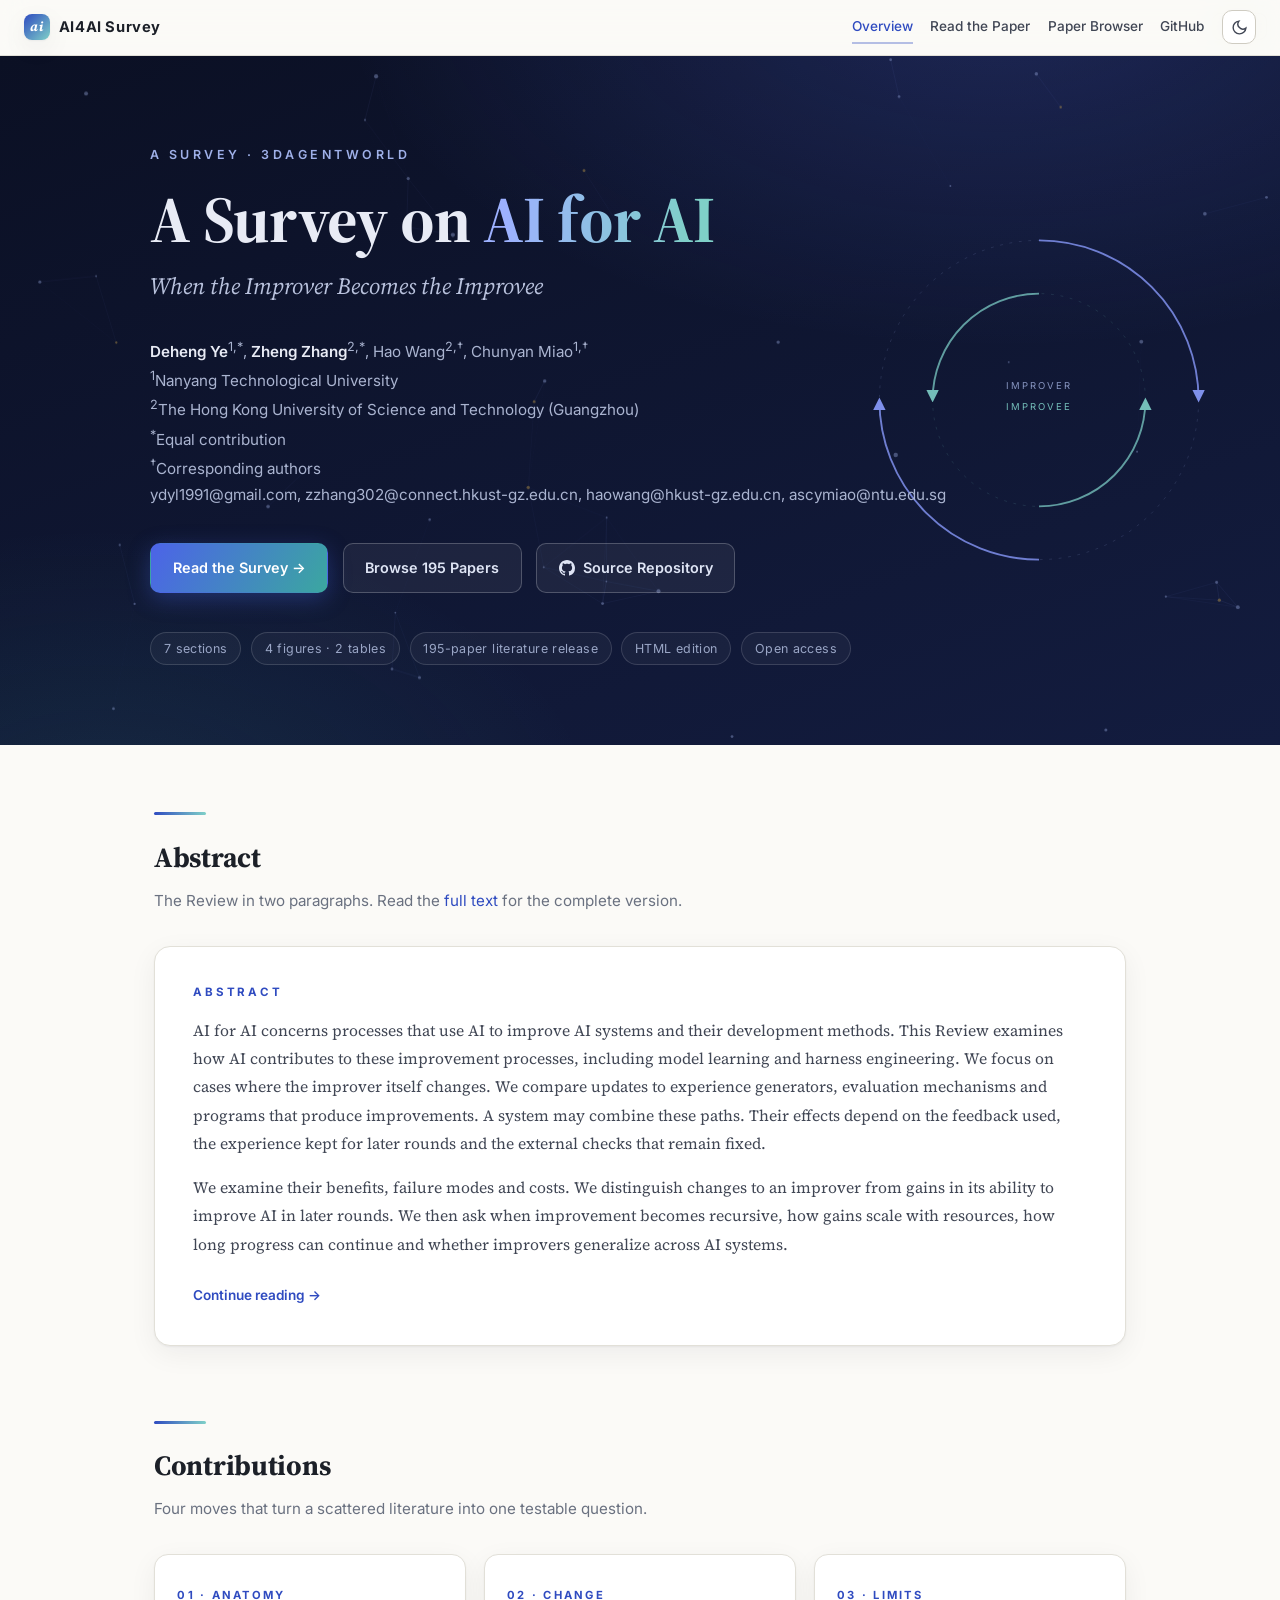
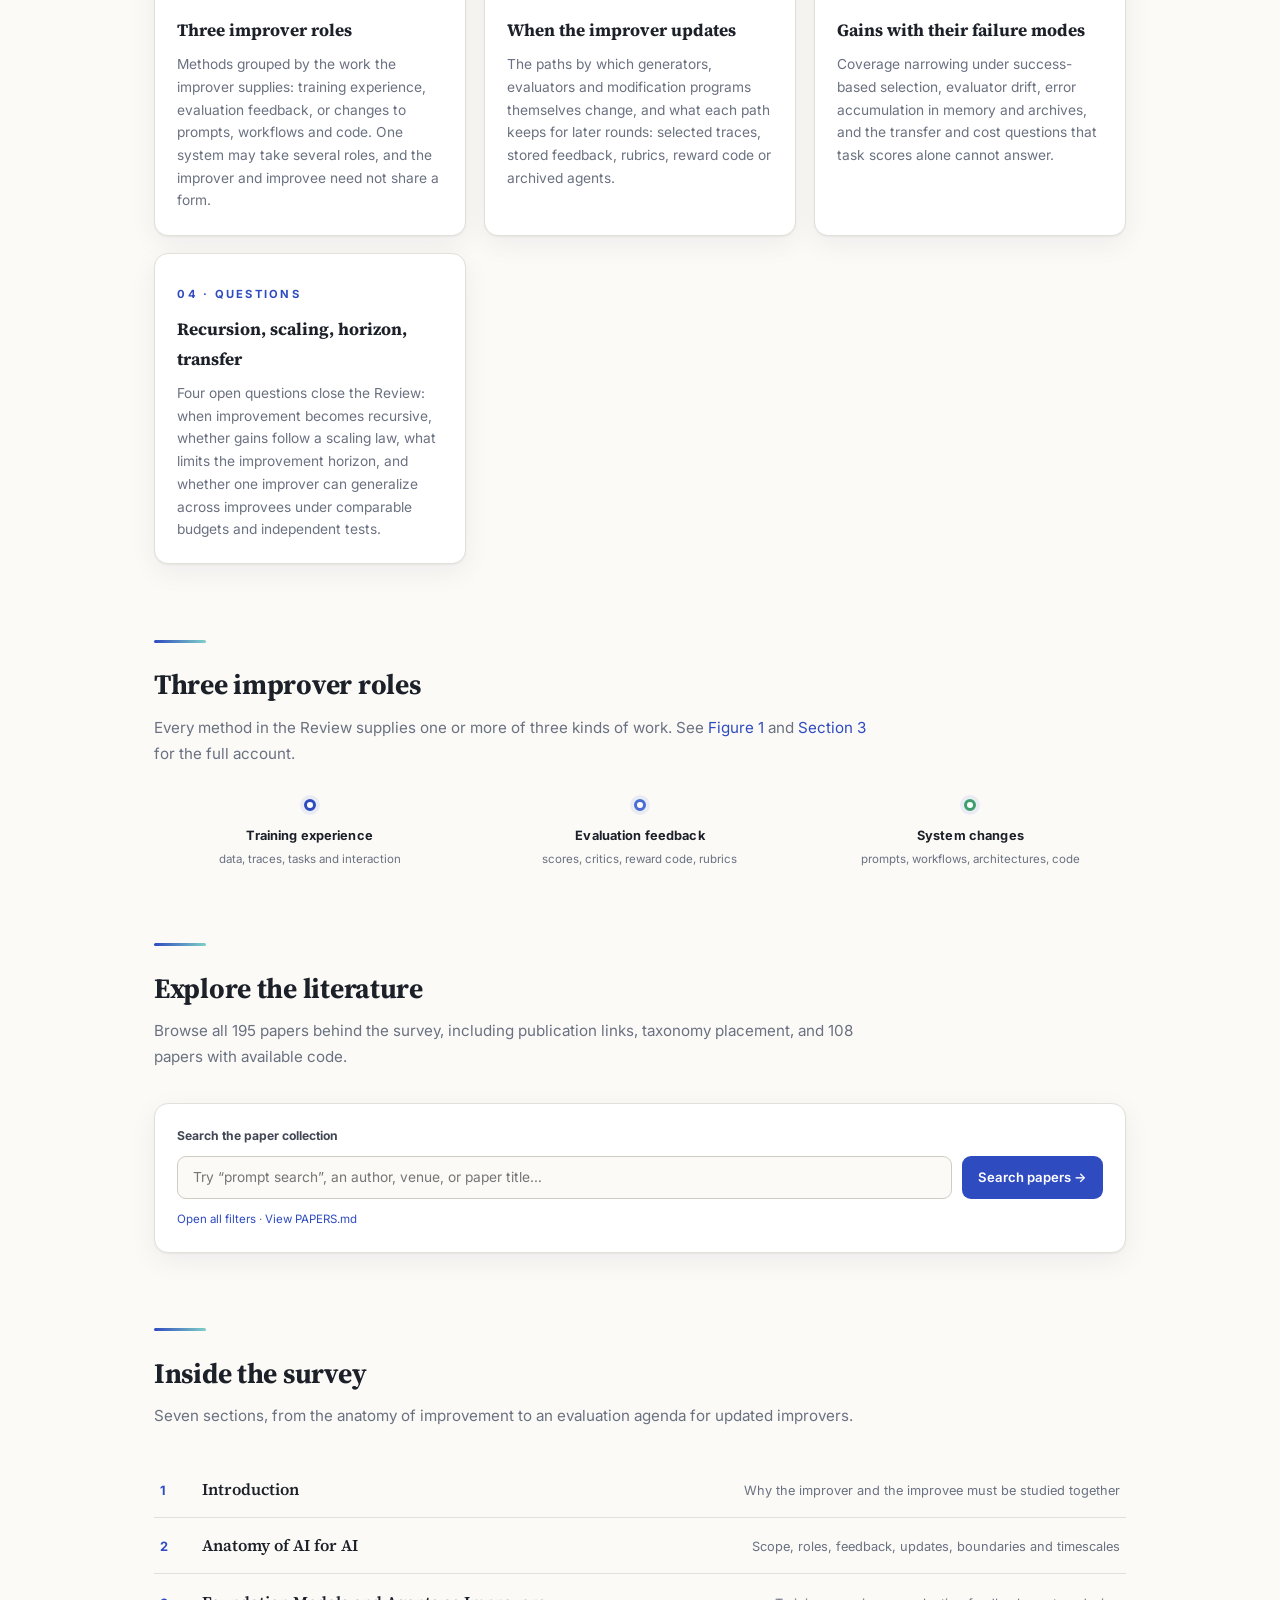
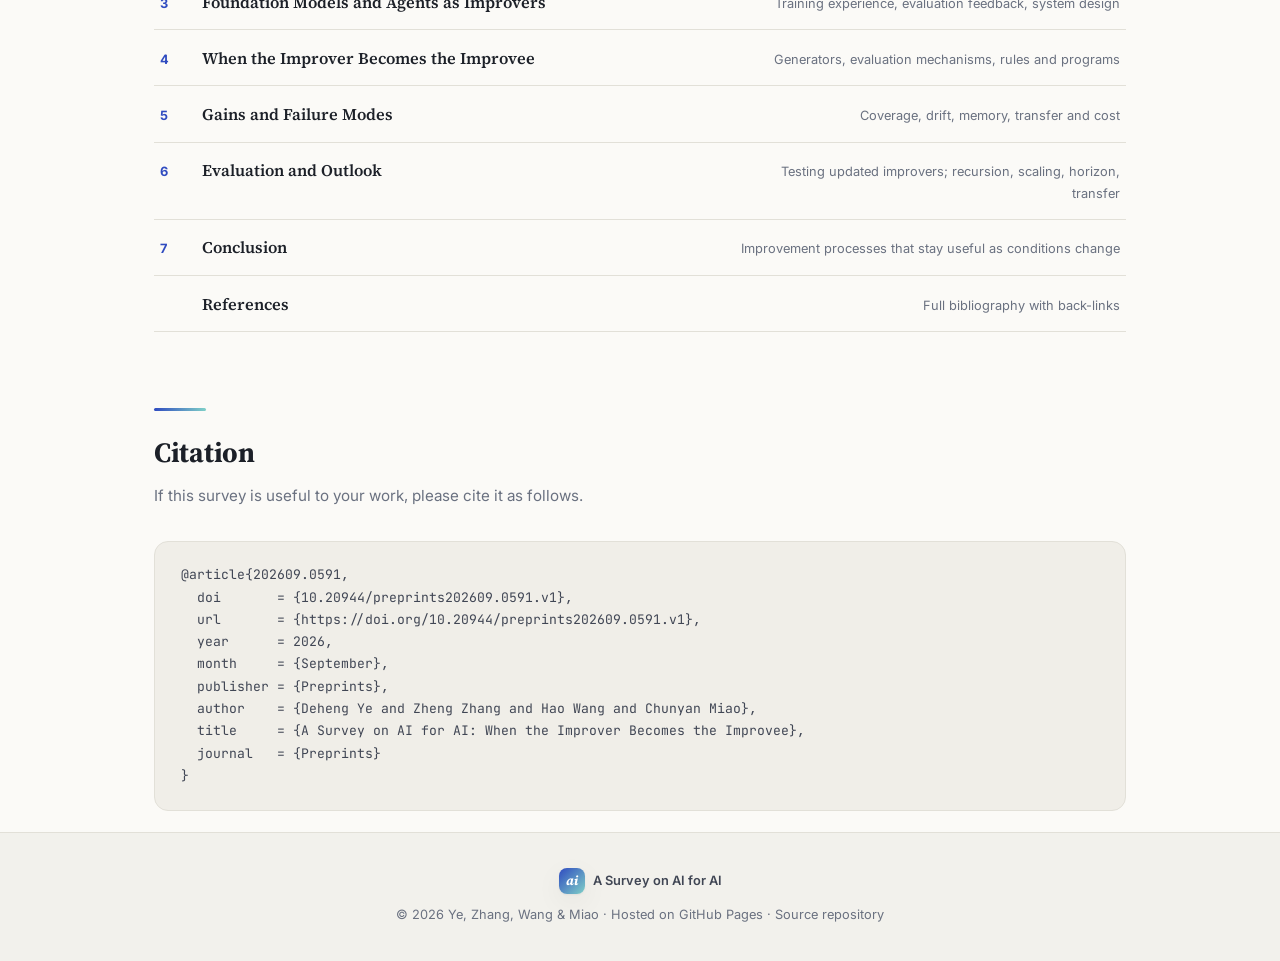
<file: index.html>
<!DOCTYPE html>
<html lang="en">
<head>
<meta charset="utf-8">
<meta name="viewport" content="width=device-width, initial-scale=1">
<title>A Survey on AI for AI · 3DAgentWorld</title>
<meta name="description" content="A Survey on AI for AI (AI4AI): processes that use AI to improve AI systems and their development methods, through model learning and harness engineering, and what changes when the improver itself changes.">
<meta property="og:title" content="A Survey on AI for AI">
<meta property="og:description" content="When the Improver Becomes the Improvee. A Review of AI4AI: model learning and harness engineering as improvement processes, three improver roles, gains and failure modes, and four open questions on recursion, scaling, horizons and transfer.">
<meta property="og:type" content="website">
<meta property="og:url" content="https://3dagentworld.github.io/AI4AI-survey/">
<link rel="icon" href="data:image/svg+xml,%3Csvg xmlns='http://www.w3.org/2000/svg' viewBox='0 0 64 64'%3E%3Cdefs%3E%3ClinearGradient id='g' x1='0' y1='0' x2='1' y2='1'%3E%3Cstop offset='0' stop-color='%234c63e8'/%3E%3Cstop offset='1' stop-color='%233ba7a0'/%3E%3C/linearGradient%3E%3C/defs%3E%3Crect width='64' height='64' rx='14' fill='url(%23g)'/%3E%3Ctext x='32' y='43' font-family='Georgia,serif' font-size='27' font-style='italic' fill='white' text-anchor='middle'%3Eai%3C/text%3E%3C/svg%3E">
<link rel="preconnect" href="https://fonts.googleapis.com">
<link rel="preconnect" href="https://fonts.gstatic.com" crossorigin>
<link href="https://fonts.googleapis.com/css2?family=Inter:wght@400;500;600;700&family=JetBrains+Mono:wght@400;500&family=Source+Serif+4:ital,opsz,wght@0,8..60,400;0,8..60,600;0,8..60,700;1,8..60,400;1,8..60,600&display=swap" rel="stylesheet">
<link rel="stylesheet" href="css/site.css">
<script>(function(){try{var t=localStorage.getItem('ai4ai-theme');if(t==='dark'||t==='light'){document.documentElement.setAttribute('data-theme',t);}else if(window.matchMedia('(prefers-color-scheme: dark)').matches){document.documentElement.setAttribute('data-theme','dark');}}catch(e){}})();</script>
</head>
<body>

<nav class="site-nav">
  <a class="brand" href="index.html"><span class="brand-mark">ai</span>AI4AI Survey</a>
  <div class="nav-links">
    <a href="index.html" class="active">Overview</a>
    <a href="paper.html">Read the Paper</a>
    <a href="papers.html">Paper Browser</a>
    <a href="https://github.com/3DAgentWorld/AI4AI-survey" rel="noopener">GitHub</a>
    <button class="theme-toggle" type="button" aria-label="Toggle color theme" title="Toggle theme">
      <svg class="icon-moon" viewBox="0 0 24 24" fill="none" stroke="currentColor" stroke-width="2" stroke-linecap="round"><path d="M21 12.8A9 9 0 1 1 11.2 3 7 7 0 0 0 21 12.8z"/></svg>
      <svg class="icon-sun" viewBox="0 0 24 24" fill="none" stroke="currentColor" stroke-width="2" stroke-linecap="round"><circle cx="12" cy="12" r="4"/><path d="M12 2v2M12 20v2M4.9 4.9l1.4 1.4M17.7 17.7l1.4 1.4M2 12h2M20 12h2M4.9 19.1l1.4-1.4M17.7 6.3l1.4-1.4"/></svg>
    </button>
  </div>
</nav>

<header class="hero">
  <canvas id="constellation" aria-hidden="true"></canvas>

  <svg class="loop-motif" viewBox="0 0 400 400" aria-hidden="true">
    <defs>
      <marker id="loop-ah" viewBox="0 0 10 10" refX="8" refY="5" markerWidth="6.5" markerHeight="6.5" orient="auto-start-reverse">
        <path d="M 0 0 L 10 5 L 0 10 z" fill="#8b9dff"/>
      </marker>
      <marker id="loop-ah2" viewBox="0 0 10 10" refX="8" refY="5" markerWidth="6.5" markerHeight="6.5" orient="auto-start-reverse">
        <path d="M 0 0 L 10 5 L 0 10 z" fill="#7fd0c8"/>
      </marker>
    </defs>
    <g class="ring">
      <circle cx="200" cy="200" r="168" fill="none" stroke="rgba(159,176,232,0.18)" stroke-width="1" stroke-dasharray="3 7"/>
      <path d="M 200 32 A 168 168 0 0 1 368 200" fill="none" stroke="rgba(139,157,255,0.85)" stroke-width="2" marker-end="url(#loop-ah)"/>
      <path d="M 200 368 A 168 168 0 0 1 32 200" fill="none" stroke="rgba(139,157,255,0.85)" stroke-width="2" marker-end="url(#loop-ah)"/>
    </g>
    <g class="ring-rev">
      <circle cx="200" cy="200" r="112" fill="none" stroke="rgba(127,208,200,0.16)" stroke-width="1" stroke-dasharray="3 7"/>
      <path d="M 200 88 A 112 112 0 0 0 88 200" fill="none" stroke="rgba(127,208,200,0.8)" stroke-width="2" marker-end="url(#loop-ah2)"/>
      <path d="M 200 312 A 112 112 0 0 0 312 200" fill="none" stroke="rgba(127,208,200,0.8)" stroke-width="2" marker-end="url(#loop-ah2)"/>
    </g>
    <text x="200" y="188" text-anchor="middle" class="loop-label">improver</text>
    <text x="200" y="210" text-anchor="middle" class="loop-label" style="fill:#7fd0c8">improvee</text>
  </svg>

  <div class="hero-inner">
    <p class="kicker">A Survey &middot; 3DAgentWorld</p>
    <h1>A Survey on <span class="grad">AI for AI</span></h1>
    <p class="subtitle">When the Improver Becomes the Improvee</p>
    <p class="byline"><strong>Deheng Ye</strong><sup>1,*</sup>, <strong>Zheng Zhang</strong><sup>2,*</sup>, Hao Wang<sup>2,&dagger;</sup>, Chunyan Miao<sup>1,&dagger;</sup><br><sup>1</sup>Nanyang Technological University<br><sup>2</sup>The Hong Kong University of Science and Technology (Guangzhou)<br><sup>*</sup>Equal contribution<br><sup>&dagger;</sup>Corresponding authors<br>ydyl1991@gmail.com, zzhang302@connect.hkust-gz.edu.cn, haowang@hkust-gz.edu.cn, ascymiao@ntu.edu.sg</p>
    <div class="hero-cta">
      <a class="btn btn-primary" href="paper.html">Read the Survey &rarr;</a>
      <a class="btn btn-ghost" href="papers.html">Browse 195 Papers</a>
      <a class="btn btn-ghost" href="https://github.com/3DAgentWorld/AI4AI-survey" rel="noopener">
        <svg width="16" height="16" viewBox="0 0 16 16" fill="currentColor" aria-hidden="true"><path d="M8 0C3.58 0 0 3.58 0 8c0 3.54 2.29 6.53 5.47 7.59.4.07.55-.17.55-.38 0-.19-.01-.82-.01-1.49-2.01.37-2.53-.49-2.69-.94-.09-.23-.48-.94-.82-1.13-.28-.15-.68-.52-.01-.53.63-.01 1.08.58 1.23.82.72 1.21 1.87.87 2.33.66.07-.52.28-.87.51-1.07-1.78-.2-3.64-.89-3.64-3.95 0-.87.31-1.59.82-2.15-.08-.2-.36-1.02.08-2.12 0 0 .67-.21 2.2.82.64-.18 1.32-.27 2-.27.68 0 1.36.09 2 .27 1.53-1.04 2.2-.82 2.2-.82.44 1.1.16 1.92.08 2.12.51.56.82 1.27.82 2.15 0 3.07-1.87 3.75-3.65 3.95.29.25.54.73.54 1.48 0 1.07-.01 1.93-.01 2.2 0 .21.15.46.55.38A8.01 8.01 0 0 0 16 8c0-4.42-3.58-8-8-8z"/></svg>
        Source Repository
      </a>
    </div>
    <div class="hero-stats">
      <span class="chip">7 sections</span>
      <span class="chip">4 figures &middot; 2 tables</span>
      <span class="chip">195-paper literature release</span>
      <span class="chip">HTML edition</span>
      <span class="chip">Open access</span>
    </div>
  </div>
</header>

<section class="landing-section reveal">
  <div class="sec-rule"></div>
  <h2 class="sec-title">Abstract</h2>
  <p class="sec-lede">The Review in two paragraphs. Read the <a href="paper.html#abstract">full text</a> for the complete version.</p>
  <div class="abstract-card">
    <span class="abs-label">Abstract</span>
    <p>AI for AI concerns processes that use AI to improve AI systems and their development methods. This Review examines how AI contributes to these improvement processes, including model learning and harness engineering. We focus on cases where the improver itself changes. We compare updates to experience generators, evaluation mechanisms and programs that produce improvements. A system may combine these paths. Their effects depend on the feedback used, the experience kept for later rounds and the external checks that remain fixed.</p>
    <p>We examine their benefits, failure modes and costs. We distinguish changes to an improver from gains in its ability to improve AI in later rounds. We then ask when improvement becomes recursive, how gains scale with resources, how long progress can continue and whether improvers generalize across AI systems.</p>
    <a class="abstract-more" href="paper.html#abstract">Continue reading &rarr;</a>
  </div>
</section>

<section class="landing-section reveal">
  <div class="sec-rule"></div>
  <h2 class="sec-title">Contributions</h2>
  <p class="sec-lede">Four moves that turn a scattered literature into one testable question.</p>
  <div class="card-grid">
    <div class="card reveal">
      <span class="card-num">01 &middot; Anatomy</span>
      <h3>Three improver roles</h3>
      <p>Methods grouped by the work the improver supplies: training experience, evaluation feedback, or changes to prompts, workflows and code. One system may take several roles, and the improver and improvee need not share a form.</p>
    </div>
    <div class="card reveal">
      <span class="card-num">02 &middot; Change</span>
      <h3>When the improver updates</h3>
      <p>The paths by which generators, evaluators and modification programs themselves change, and what each path keeps for later rounds: selected traces, stored feedback, rubrics, reward code or archived agents.</p>
    </div>
    <div class="card reveal">
      <span class="card-num">03 &middot; Limits</span>
      <h3>Gains with their failure modes</h3>
      <p>Coverage narrowing under success-based selection, evaluator drift, error accumulation in memory and archives, and the transfer and cost questions that task scores alone cannot answer.</p>
    </div>
    <div class="card reveal">
      <span class="card-num">04 &middot; Questions</span>
      <h3>Recursion, scaling, horizon, transfer</h3>
      <p>Four open questions close the Review: when improvement becomes recursive, whether gains follow a scaling law, what limits the improvement horizon, and whether one improver can generalize across improvees under comparable budgets and independent tests.</p>
    </div>
  </div>
</section>

<section class="landing-section reveal">
  <div class="sec-rule"></div>
  <h2 class="sec-title">Three improver roles</h2>
  <p class="sec-lede">Every method in the Review supplies one or more of three kinds of work. See <a href="paper.html#fig:taxonomy">Figure 1</a> and <a href="paper.html#sec:improvers">Section 3</a> for the full account.</p>
  <div class="timeline strands">
    <div class="tl-item reveal"><div class="tl-dot"></div><strong>Training experience</strong><span>data, traces, tasks and interaction</span></div>
    <div class="tl-item reveal"><div class="tl-dot"></div><strong>Evaluation feedback</strong><span>scores, critics, reward code, rubrics</span></div>
    <div class="tl-item reveal"><div class="tl-dot"></div><strong>System changes</strong><span>prompts, workflows, architectures, code</span></div>
  </div>
</section>

<section class="landing-section reveal">
  <div class="sec-rule"></div>
  <h2 class="sec-title">Explore the literature</h2>
  <p class="sec-lede">Browse all 195 papers behind the survey, including publication links, taxonomy placement, and 108 papers with available code.</p>
  <form class="paper-search-launch" action="papers.html" method="get">
    <label for="homePaperSearch">Search the paper collection</label>
    <div>
      <input id="homePaperSearch" name="q" type="search" placeholder="Try “prompt search”, an author, venue, or paper title…">
      <button type="submit">Search papers &rarr;</button>
    </div>
    <p><a href="papers.html">Open all filters</a> &middot; <a href="https://github.com/3DAgentWorld/AI4AI-survey/blob/main/PAPERS.md" rel="noopener">View PAPERS.md</a></p>
  </form>
</section>

<section class="landing-section reveal">
  <div class="sec-rule"></div>
  <h2 class="sec-title">Inside the survey</h2>
  <p class="sec-lede">Seven sections, from the anatomy of improvement to an evaluation agenda for updated improvers.</p>
  <ol class="sec-list">
    <a href="paper.html#sec:introduction"><li><span class="sec-no">1</span><span class="sec-name">Introduction</span><span class="sec-desc">Why the improver and the improvee must be studied together</span></li></a>
    <a href="paper.html#sec:anatomy"><li><span class="sec-no">2</span><span class="sec-name">Anatomy of AI for AI</span><span class="sec-desc">Scope, roles, feedback, updates, boundaries and timescales</span></li></a>
    <a href="paper.html#sec:improvers"><li><span class="sec-no">3</span><span class="sec-name">Foundation Models and Agents as Improvers</span><span class="sec-desc">Training experience, evaluation feedback, system design</span></li></a>
    <a href="paper.html#sec:changing"><li><span class="sec-no">4</span><span class="sec-name">When the Improver Becomes the Improvee</span><span class="sec-desc">Generators, evaluation mechanisms, rules and programs</span></li></a>
    <a href="paper.html#sec:limits"><li><span class="sec-no">5</span><span class="sec-name">Gains and Failure Modes</span><span class="sec-desc">Coverage, drift, memory, transfer and cost</span></li></a>
    <a href="paper.html#sec:evidence"><li><span class="sec-no">6</span><span class="sec-name">Evaluation and Outlook</span><span class="sec-desc">Testing updated improvers; recursion, scaling, horizon, transfer</span></li></a>
    <a href="paper.html#sec:conclusion"><li><span class="sec-no">7</span><span class="sec-name">Conclusion</span><span class="sec-desc">Improvement processes that stay useful as conditions change</span></li></a>
    <a href="paper.html#references"><li><span class="sec-no">&nbsp;</span><span class="sec-name">References</span><span class="sec-desc">Full bibliography with back-links</span></li></a>
  </ol>
</section>

<section class="landing-section reveal">
  <div class="sec-rule"></div>
  <h2 class="sec-title">Citation</h2>
  <p class="sec-lede">If this survey is useful to your work, please cite it as follows.</p>
  <div class="bib-wrap">
    <button class="bib-copy" type="button">Copy</button>
    <pre class="bib-box">@article{202609.0591,
  doi       = {10.20944/preprints202609.0591.v1},
  url       = {https://doi.org/10.20944/preprints202609.0591.v1},
  year      = 2026,
  month     = {September},
  publisher = {Preprints},
  author    = {Deheng Ye and Zheng Zhang and Hao Wang and Chunyan Miao},
  title     = {A Survey on AI for AI: When the Improver Becomes the Improvee},
  journal   = {Preprints}
}</pre>
  </div>
</section>

<footer class="site-footer">
  <div class="foot-mark"><span class="brand-mark">ai</span>A Survey on AI for AI</div>
  <div>&copy; 2026 Ye, Zhang, Wang &amp; Miao &middot; Hosted on GitHub Pages &middot; <a href="https://github.com/3DAgentWorld/AI4AI-survey" rel="noopener">Source repository</a></div>
</footer>

<script src="js/site.js"></script>
</body>
</html>
</file>
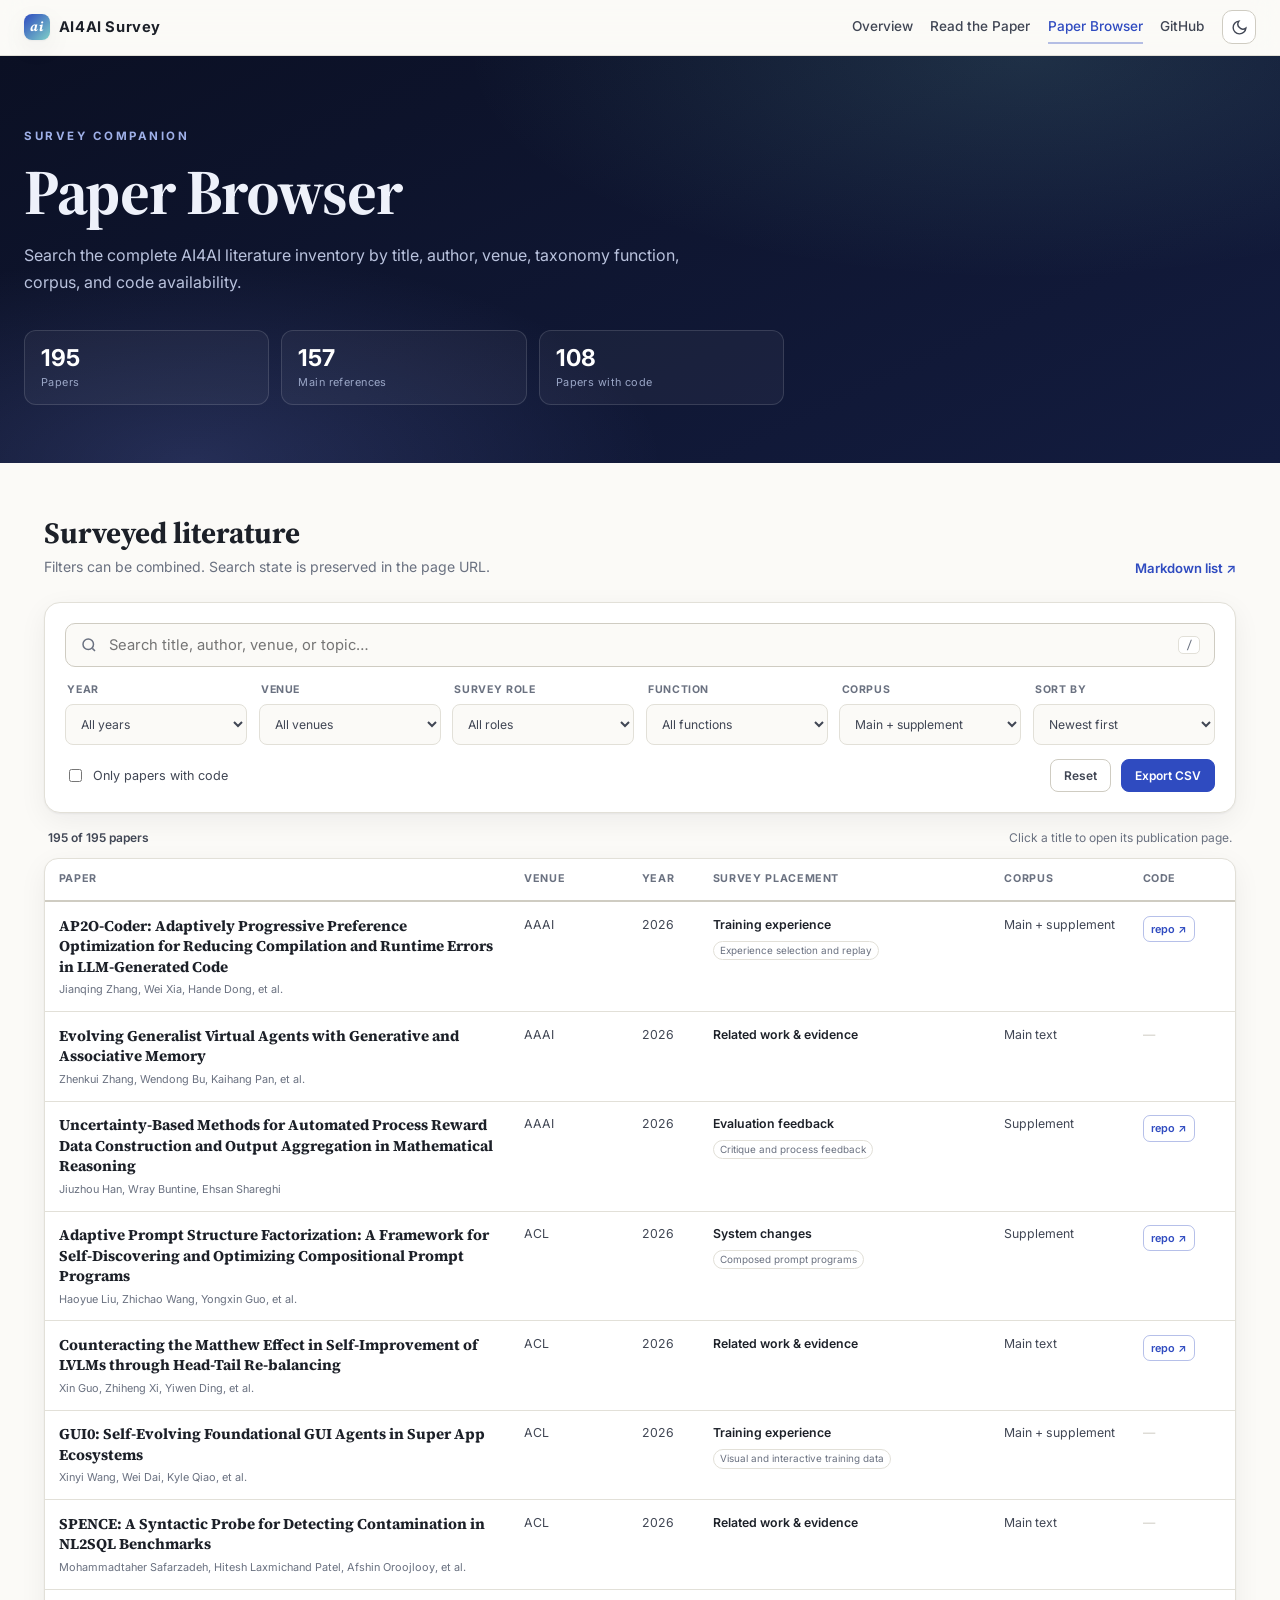
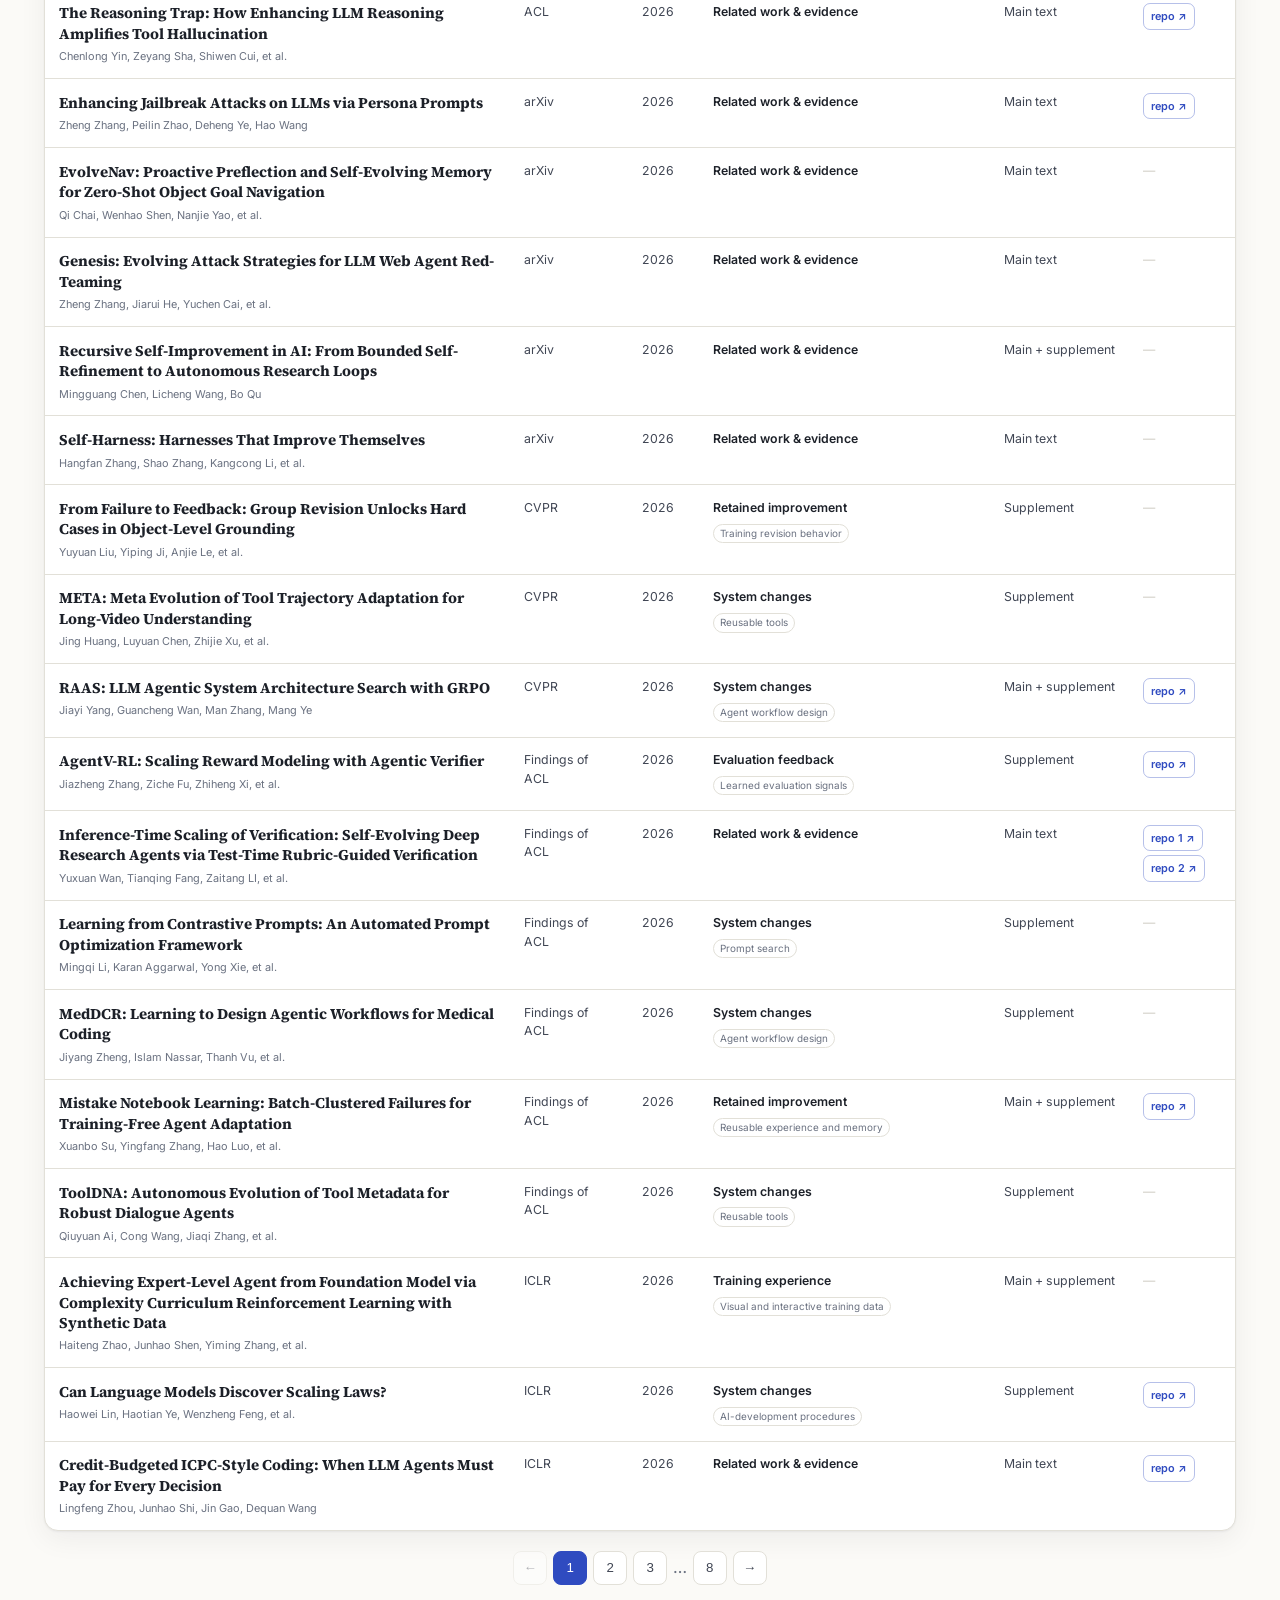
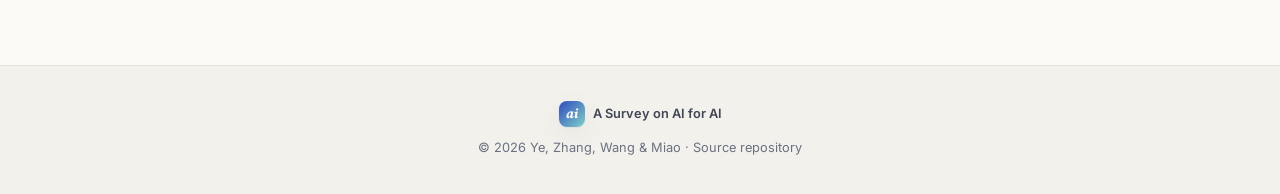
<file: papers.html>
<!DOCTYPE html>
<html lang="en">
<head>
<meta charset="utf-8">
<meta name="viewport" content="width=device-width, initial-scale=1">
<title>Paper Browser · AI4AI Survey</title>
<meta name="description" content="Search and filter the 195-paper literature inventory released with A Survey on AI for AI.">
<meta property="og:title" content="AI4AI Survey · Paper Browser">
<meta property="og:description" content="Browse 195 papers by year, venue, survey role, function, corpus, and code availability.">
<meta property="og:type" content="website">
<meta property="og:url" content="https://3dagentworld.github.io/AI4AI-survey/papers.html">
<link rel="icon" href="data:image/svg+xml,%3Csvg xmlns='http://www.w3.org/2000/svg' viewBox='0 0 64 64'%3E%3Cdefs%3E%3ClinearGradient id='g' x1='0' y1='0' x2='1' y2='1'%3E%3Cstop offset='0' stop-color='%234c63e8'/%3E%3Cstop offset='1' stop-color='%233ba7a0'/%3E%3C/linearGradient%3E%3C/defs%3E%3Crect width='64' height='64' rx='14' fill='url(%23g)'/%3E%3Ctext x='32' y='43' font-family='Georgia,serif' font-size='27' font-style='italic' fill='white' text-anchor='middle'%3Eai%3C/text%3E%3C/svg%3E">
<link rel="preconnect" href="https://fonts.googleapis.com">
<link rel="preconnect" href="https://fonts.gstatic.com" crossorigin>
<link href="https://fonts.googleapis.com/css2?family=Inter:wght@400;500;600;700&family=JetBrains+Mono:wght@400;500&family=Source+Serif+4:ital,opsz,wght@0,8..60,400;0,8..60,600;0,8..60,700;1,8..60,400&display=swap" rel="stylesheet">
<link rel="stylesheet" href="css/site.css">
<link rel="stylesheet" href="css/papers.css">
<script>(function(){try{var t=localStorage.getItem('ai4ai-theme');if(t==='dark'||t==='light'){document.documentElement.setAttribute('data-theme',t);}else if(window.matchMedia('(prefers-color-scheme: dark)').matches){document.documentElement.setAttribute('data-theme','dark');}}catch(e){}})();</script>
</head>
<body>

<nav class="site-nav">
  <a class="brand" href="index.html"><span class="brand-mark">ai</span>AI4AI Survey</a>
  <div class="nav-links">
    <a href="index.html">Overview</a>
    <a href="paper.html">Read the Paper</a>
    <a href="papers.html" class="active">Paper Browser</a>
    <a href="https://github.com/3DAgentWorld/AI4AI-survey" rel="noopener">GitHub</a>
    <button class="theme-toggle" type="button" aria-label="Toggle color theme" title="Toggle theme">
      <svg class="icon-moon" viewBox="0 0 24 24" fill="none" stroke="currentColor" stroke-width="2" stroke-linecap="round"><path d="M21 12.8A9 9 0 1 1 11.2 3 7 7 0 0 0 21 12.8z"/></svg>
      <svg class="icon-sun" viewBox="0 0 24 24" fill="none" stroke="currentColor" stroke-width="2" stroke-linecap="round"><circle cx="12" cy="12" r="4"/><path d="M12 2v2M12 20v2M4.9 4.9l1.4 1.4M17.7 17.7l1.4 1.4M2 12h2M20 12h2M4.9 19.1l1.4-1.4M17.7 6.3l1.4-1.4"/></svg>
    </button>
  </div>
</nav>

<header class="browser-hero">
  <div class="browser-hero-inner">
    <p class="browser-kicker">Survey companion</p>
    <h1>Paper Browser</h1>
    <p>Search the complete AI4AI literature inventory by title, author, venue, taxonomy function, corpus, and code availability.</p>
    <div class="browser-stats" aria-label="Dataset summary">
      <div><strong id="statPapers">195</strong><span>Papers</span></div>
      <div><strong id="statMain">157</strong><span>Main references</span></div>
      <div><strong id="statCode">108</strong><span>Papers with code</span></div>
    </div>
  </div>
</header>

<main class="browser-main">
  <section class="browser-panel" aria-labelledby="browser-heading">
    <div class="browser-heading-row">
      <div>
        <h2 id="browser-heading">Surveyed literature</h2>
        <p>Filters can be combined. Search state is preserved in the page URL.</p>
      </div>
      <a class="data-link" href="https://github.com/3DAgentWorld/AI4AI-survey/blob/main/PAPERS.md" rel="noopener">Markdown list <span aria-hidden="true">↗</span></a>
    </div>

    <div class="browser-controls">
      <label class="search-control" for="paperSearch">
        <svg viewBox="0 0 24 24" width="18" height="18" fill="none" stroke="currentColor" stroke-width="2" aria-hidden="true"><circle cx="11" cy="11" r="7"/><path d="m20 20-3.5-3.5"/></svg>
        <span class="sr-only">Search papers</span>
        <input id="paperSearch" type="search" placeholder="Search title, author, venue, or topic…" autocomplete="off">
        <kbd>/</kbd>
      </label>
      <div class="filter-grid">
        <label><span>Year</span><select id="filterYear"><option value="">All years</option></select></label>
        <label><span>Venue</span><select id="filterVenue"><option value="">All venues</option></select></label>
        <label><span>Survey role</span><select id="filterRole"><option value="">All roles</option></select></label>
        <label><span>Function</span><select id="filterFunction"><option value="">All functions</option></select></label>
        <label><span>Corpus</span><select id="filterCorpus"><option value="">Main + supplement</option><option value="main">Main text</option><option value="supplement">Supplement only</option><option value="both">Cited in both</option></select></label>
        <label><span>Sort by</span><select id="sortPapers"><option value="year-desc">Newest first</option><option value="year-asc">Oldest first</option><option value="title-asc">Title A–Z</option><option value="venue-asc">Venue A–Z</option></select></label>
      </div>
      <div class="filter-actions">
        <label class="code-toggle"><input id="filterCode" type="checkbox"><span>Only papers with code</span></label>
        <div>
          <button id="resetFilters" class="browser-button" type="button">Reset</button>
          <button id="exportCsv" class="browser-button browser-button-accent" type="button">Export CSV</button>
        </div>
      </div>
    </div>

    <div class="result-bar">
      <strong id="resultCount" aria-live="polite">Loading papers…</strong>
      <span>Click a title to open its publication page.</span>
    </div>

    <div class="paper-table-wrap">
      <table class="paper-browser-table">
        <thead>
          <tr>
            <th>Paper</th>
            <th>Venue</th>
            <th>Year</th>
            <th>Survey placement</th>
            <th>Corpus</th>
            <th>Code</th>
          </tr>
        </thead>
        <tbody id="paperRows"></tbody>
      </table>
      <div id="emptyState" class="empty-state" hidden>
        <strong>No papers match these filters.</strong>
        <span>Try a broader search or reset the filters.</span>
      </div>
    </div>
    <nav id="pagination" class="browser-pagination" aria-label="Paper list pages"></nav>
  </section>
</main>

<footer class="site-footer">
  <div class="foot-mark"><span class="brand-mark">ai</span>A Survey on AI for AI</div>
  <div>&copy; 2026 Ye, Zhang, Wang &amp; Miao &middot; <a href="https://github.com/3DAgentWorld/AI4AI-survey" rel="noopener">Source repository</a></div>
</footer>

<script src="js/papers-data.js"></script>
<script src="js/site.js"></script>
<script src="js/papers.js"></script>
</body>
</html>
</file>
<file: css/site.css>
/* ============================================================
   AI4AI Survey — project page styles
   Cool but sober: restrained motion, academic typography.
   ============================================================ */

:root {
  /* light theme */
  --bg: #fbfaf7;
  --bg-alt: #f2f1ec;
  --surface: #ffffff;
  --ink: #1c2028;
  --ink-soft: #404654;
  --muted: #6a7180;
  --line: #e2e0d8;
  --line-strong: #cfccc2;
  --accent: #2f4bc0;
  --accent-soft: rgba(47, 75, 192, 0.08);
  --accent-line: rgba(47, 75, 192, 0.35);
  --gold: #a07c2a;
  --code-bg: #f0eee8;
  --shadow: 0 1px 2px rgba(20, 24, 40, 0.05), 0 8px 28px rgba(20, 24, 40, 0.06);
  --shadow-lg: 0 2px 4px rgba(20, 24, 40, 0.06), 0 18px 48px rgba(20, 24, 40, 0.10);
  --hero-bg1: #0b1024;
  --hero-bg2: #131c3f;
  --serif: "Source Serif 4", "Source Serif Pro", Georgia, "Times New Roman", serif;
  --sans: "Inter", -apple-system, "Segoe UI", Roboto, sans-serif;
  --mono: "JetBrains Mono", ui-monospace, "Cascadia Code", Consolas, monospace;
}

[data-theme="dark"] {
  --bg: #0d1017;
  --bg-alt: #12161f;
  --surface: #161b26;
  --ink: #dfe3ea;
  --ink-soft: #b6bcc8;
  --muted: #8a91a0;
  --line: #262c3a;
  --line-strong: #363e50;
  --accent: #8b9dff;
  --accent-soft: rgba(139, 157, 255, 0.10);
  --accent-line: rgba(139, 157, 255, 0.4);
  --gold: #cfa54a;
  --code-bg: #1c2230;
  --shadow: 0 1px 2px rgba(0, 0, 0, 0.4), 0 8px 28px rgba(0, 0, 0, 0.35);
  --shadow-lg: 0 2px 4px rgba(0, 0, 0, 0.45), 0 18px 48px rgba(0, 0, 0, 0.45);
}

* { box-sizing: border-box; }

html { scroll-behavior: smooth; }

body {
  margin: 0;
  background: var(--bg);
  color: var(--ink);
  font-family: var(--serif);
  font-size: 17px;
  line-height: 1.72;
  -webkit-font-smoothing: antialiased;
  text-rendering: optimizeLegibility;
}

a { color: var(--accent); text-decoration: none; }
a:hover { text-decoration: underline; }

::selection { background: var(--accent-soft); }

/* ---------------- reading progress bar ---------------- */
#progress-bar {
  position: fixed;
  top: 0; left: 0;
  height: 3px;
  width: 0%;
  background: linear-gradient(90deg, var(--accent), #7fd0c8);
  z-index: 1200;
  transition: width 0.08s linear;
}

/* ---------------- top nav ---------------- */
.site-nav {
  position: sticky;
  top: 0;
  z-index: 1000;
  display: flex;
  align-items: center;
  gap: 1rem;
  padding: 0.65rem 1.5rem;
  background: color-mix(in srgb, var(--bg) 82%, transparent);
  backdrop-filter: blur(12px);
  -webkit-backdrop-filter: blur(12px);
  border-bottom: 1px solid var(--line);
  font-family: var(--sans);
  font-size: 0.85rem;
}

.site-nav .brand {
  display: flex;
  align-items: center;
  gap: 0.55rem;
  font-weight: 700;
  letter-spacing: 0.04em;
  color: var(--ink);
  font-size: 0.92rem;
}
.site-nav .brand:hover { text-decoration: none; }

.brand-mark {
  width: 26px; height: 26px;
  border-radius: 8px;
  background: linear-gradient(135deg, var(--accent), #7fd0c8);
  display: inline-flex;
  align-items: center;
  justify-content: center;
  color: #fff;
  font-family: var(--serif);
  font-style: italic;
  font-weight: 700;
  font-size: 0.8rem;
  box-shadow: var(--shadow);
}
[data-theme="dark"] .brand-mark { color: #0b1024; }

.site-nav .nav-links {
  display: flex;
  gap: 1.1rem;
  margin-left: auto;
  align-items: center;
}
.site-nav .nav-links a {
  color: var(--ink-soft);
  font-weight: 500;
  padding: 0.25rem 0;
  border-bottom: 2px solid transparent;
}
.site-nav .nav-links a:hover { color: var(--ink); text-decoration: none; }
.site-nav .nav-links a.active { color: var(--accent); border-bottom-color: var(--accent-line); }

@media (max-width: 700px) {
  .site-nav { gap: 0.5rem; padding: 0.6rem 0.75rem; }
  .site-nav .nav-links { gap: 0.65rem; }
  .site-nav .nav-links a { font-size: 0.72rem; }
  .site-nav .nav-links a[href*="github"] { display: none; }
}

@media (max-width: 480px) {
  .site-nav .brand { font-size: 0; }
  .site-nav .brand-mark { margin-right: 0; }
}

.theme-toggle {
  border: 1px solid var(--line-strong);
  background: var(--surface);
  color: var(--ink-soft);
  width: 34px; height: 34px;
  border-radius: 10px;
  cursor: pointer;
  display: inline-flex;
  align-items: center;
  justify-content: center;
  transition: transform 0.25s ease, background 0.25s ease;
}
.theme-toggle:hover { transform: rotate(20deg) scale(1.06); }
.theme-toggle svg { width: 17px; height: 17px; }
[data-theme="dark"] .theme-toggle .icon-moon { display: none; }
:root:not([data-theme="dark"]) .theme-toggle .icon-sun { display: none; }

/* ---------------- landing: hero ---------------- */
.hero {
  position: relative;
  overflow: hidden;
  background:
    radial-gradient(1100px 600px at 78% -10%, rgba(94, 118, 255, 0.20), transparent 60%),
    radial-gradient(900px 520px at 8% 110%, rgba(72, 196, 182, 0.10), transparent 55%),
    linear-gradient(160deg, var(--hero-bg1), var(--hero-bg2));
  color: #e8ebf5;
  padding: 5.5rem 1.5rem 5rem;
}
#constellation {
  position: absolute;
  inset: 0;
  width: 100%;
  height: 100%;
  opacity: 0.55;
  pointer-events: none;
}
.hero-inner {
  position: relative;
  max-width: 980px;
  margin: 0 auto;
}
.hero .kicker {
  font-family: var(--sans);
  font-size: 0.78rem;
  font-weight: 600;
  letter-spacing: 0.28em;
  text-transform: uppercase;
  color: #9fb0e8;
  margin: 0 0 1.2rem;
}
.hero h1 {
  font-family: var(--serif);
  font-weight: 700;
  font-size: clamp(2.4rem, 6vw, 4.1rem);
  line-height: 1.08;
  margin: 0 0 0.75rem;
  letter-spacing: -0.01em;
}
.hero h1 .grad {
  background: linear-gradient(92deg, #9db1ff 10%, #7fd0c8 90%);
  -webkit-background-clip: text;
  background-clip: text;
  color: transparent;
}
.hero .subtitle {
  font-family: var(--serif);
  font-style: italic;
  font-size: clamp(1.05rem, 2.4vw, 1.45rem);
  color: #b9c2dd;
  margin: 0 0 1.8rem;
}
.hero .byline {
  font-family: var(--sans);
  font-size: 0.95rem;
  color: #aab4d0;
  margin-bottom: 2.2rem;
}
.hero .byline strong { color: #e8ebf5; font-weight: 600; }

.hero-cta { display: flex; flex-wrap: wrap; gap: 0.9rem; align-items: center; }

.btn {
  display: inline-flex;
  align-items: center;
  gap: 0.5rem;
  font-family: var(--sans);
  font-size: 0.9rem;
  font-weight: 600;
  padding: 0.72rem 1.35rem;
  border-radius: 10px;
  border: 1px solid transparent;
  cursor: pointer;
  transition: transform 0.2s ease, box-shadow 0.2s ease, background 0.2s ease;
}
.btn:hover { text-decoration: none; transform: translateY(-2px); }
.btn-primary {
  background: linear-gradient(120deg, #4c63e8, #3ba7a0);
  color: #fff;
  box-shadow: 0 6px 22px rgba(66, 96, 220, 0.35);
}
.btn-primary:hover { box-shadow: 0 10px 30px rgba(66, 96, 220, 0.45); }
.btn-ghost {
  background: rgba(255, 255, 255, 0.06);
  border-color: rgba(255, 255, 255, 0.22);
  color: #dfe5f5;
}
.btn-ghost:hover { background: rgba(255, 255, 255, 0.12); }

.hero-stats {
  display: flex;
  flex-wrap: wrap;
  gap: 0.6rem;
  margin-top: 2.4rem;
  font-family: var(--sans);
  font-size: 0.78rem;
  color: #9aa6c6;
}
.hero-stats .chip {
  padding: 0.32rem 0.8rem;
  border-radius: 999px;
  border: 1px solid rgba(255, 255, 255, 0.14);
  background: rgba(255, 255, 255, 0.04);
  letter-spacing: 0.03em;
}

.paper-search-launch {
  padding: 1.4rem;
  border: 1px solid var(--line);
  border-radius: 14px;
  background: var(--surface);
  box-shadow: var(--shadow);
  font-family: var(--sans);
}
.paper-search-launch > label {
  display: block;
  margin-bottom: 0.55rem;
  color: var(--ink-soft);
  font-size: 0.76rem;
  font-weight: 700;
}
.paper-search-launch > div { display: flex; gap: 0.6rem; }
.paper-search-launch input {
  flex: 1;
  min-width: 0;
  padding: 0.78rem 0.9rem;
  border: 1px solid var(--line-strong);
  border-radius: 9px;
  background: var(--bg);
  color: var(--ink);
  font: 0.86rem var(--sans);
}
.paper-search-launch input:focus { outline: 2px solid var(--accent-line); outline-offset: 1px; }
.paper-search-launch button {
  padding: 0.72rem 1rem;
  border: 0;
  border-radius: 9px;
  background: var(--accent);
  color: #fff;
  font: 600 0.82rem var(--sans);
  cursor: pointer;
}
.paper-search-launch p { margin: 0.7rem 0 0; color: var(--muted); font-size: 0.72rem; }
@media (max-width: 560px) {
  .paper-search-launch > div { align-items: stretch; flex-direction: column; }
}

/* the self-referential loop motif */
.loop-motif {
  position: absolute;
  right: clamp(-40px, 4vw, 60px);
  top: 50%;
  transform: translateY(-50%);
  width: clamp(220px, 30vw, 380px);
  height: clamp(220px, 30vw, 380px);
  opacity: 0.9;
  pointer-events: none;
}
.loop-motif .ring { animation: loop-spin 26s linear infinite; transform-origin: 50% 50%; }
.loop-motif .ring-rev { animation: loop-spin 38s linear infinite reverse; transform-origin: 50% 50%; }
@keyframes loop-spin { to { transform: rotate(360deg); } }
.loop-label {
  font-family: var(--sans);
  font-size: 10px;
  letter-spacing: 0.22em;
  text-transform: uppercase;
  fill: #93a2cf;
}
@media (max-width: 860px) { .loop-motif { display: none; } }

/* ---------------- landing: generic section ---------------- */
.landing-section {
  max-width: 1020px;
  margin: 0 auto;
  padding: 4.2rem 1.5rem 0.5rem;
}
.landing-section h2.sec-title {
  font-family: var(--serif);
  font-size: 1.75rem;
  font-weight: 700;
  margin: 0 0 0.4rem;
  letter-spacing: -0.01em;
}
.landing-section .sec-lede {
  font-family: var(--sans);
  font-size: 0.95rem;
  color: var(--muted);
  margin: 0 0 2rem;
  max-width: 46rem;
}
.sec-rule {
  width: 52px; height: 3px;
  border-radius: 2px;
  background: linear-gradient(90deg, var(--accent), #7fd0c8);
  margin-bottom: 1.1rem;
}

/* abstract card */
.abstract-card {
  background: var(--surface);
  border: 1px solid var(--line);
  border-radius: 16px;
  box-shadow: var(--shadow);
  padding: 2.2rem 2.4rem;
  font-size: 0.98rem;
  line-height: 1.8;
  color: var(--ink-soft);
}
.abstract-card .abs-label {
  font-family: var(--sans);
  font-size: 0.72rem;
  font-weight: 700;
  letter-spacing: 0.24em;
  text-transform: uppercase;
  color: var(--accent);
  display: block;
  margin-bottom: 0.9rem;
}
.abstract-card p { margin: 0 0 1rem; }
.abstract-card p:last-of-type { margin-bottom: 1.4rem; }
.abstract-more { font-family: var(--sans); font-size: 0.85rem; font-weight: 600; }

/* contribution cards */
.card-grid {
  display: grid;
  grid-template-columns: repeat(auto-fit, minmax(230px, 1fr));
  gap: 1.1rem;
}
.card {
  background: var(--surface);
  border: 1px solid var(--line);
  border-radius: 14px;
  padding: 1.5rem 1.4rem 1.4rem;
  box-shadow: var(--shadow);
  transition: transform 0.25s ease, box-shadow 0.25s ease, border-color 0.25s ease;
  position: relative;
  overflow: hidden;
}
.card::before {
  content: "";
  position: absolute;
  top: 0; left: 0; right: 0;
  height: 3px;
  background: linear-gradient(90deg, var(--accent), #7fd0c8);
  opacity: 0;
  transition: opacity 0.25s ease;
}
.card:hover { transform: translateY(-4px); box-shadow: var(--shadow-lg); border-color: var(--accent-line); }
.card:hover::before { opacity: 1; }
.card .card-num {
  font-family: var(--sans);
  font-size: 0.7rem;
  font-weight: 700;
  letter-spacing: 0.2em;
  color: var(--accent);
  text-transform: uppercase;
}
.card h3 {
  font-family: var(--serif);
  font-size: 1.08rem;
  margin: 0.5rem 0 0.45rem;
  font-weight: 700;
}
.card p {
  font-size: 0.86rem;
  color: var(--muted);
  margin: 0;
  line-height: 1.65;
  font-family: var(--sans);
}

/* lineage timeline (landing) */
.timeline {
  display: grid;
  grid-template-columns: repeat(6, 1fr);
  gap: 0;
  position: relative;
  margin-top: 1rem;
}
.timeline::before {
  content: "";
  position: absolute;
  top: 13px;
  left: 3%;
  right: 3%;
  height: 2px;
  background: linear-gradient(90deg, #9aa1ad, var(--accent), #7fd0c8);
  opacity: 0.5;
}
.tl-item { position: relative; padding: 0 0.6rem; }
.tl-dot {
  width: 12px; height: 12px;
  border-radius: 50%;
  margin: 8px auto 0.9rem;
  background: var(--surface);
  border: 3px solid var(--accent);
  box-shadow: 0 0 0 4px var(--accent-soft);
  position: relative;
  z-index: 1;
}
.tl-item:nth-child(2) .tl-dot { border-color: #4a6cd4; }
.tl-item:nth-child(3) .tl-dot { border-color: #3f9e6e; }
.tl-item:nth-child(4) .tl-dot { border-color: #c78332; }
.tl-item:nth-child(5) .tl-dot { border-color: #8a5cc9; }
.tl-item:nth-child(6) .tl-dot { border-color: #c95c6e; }
.tl-item strong {
  display: block;
  font-family: var(--sans);
  font-size: 0.8rem;
  font-weight: 700;
  text-align: center;
  letter-spacing: 0.01em;
}
.tl-item span {
  display: block;
  font-family: var(--sans);
  font-size: 0.72rem;
  text-align: center;
  color: var(--muted);
  margin-top: 0.25rem;
  line-height: 1.45;
}
@media (max-width: 800px) {
  .timeline { grid-template-columns: repeat(2, 1fr); gap: 1.4rem; }
  .timeline::before { display: none; }
}
/* parallel research strands (no sequential connector) */
.timeline.strands { grid-template-columns: repeat(3, 1fr); gap: 1.7rem 1.2rem; }
.timeline.strands::before { display: none; }
.timeline.strands .tl-dot { margin-top: 0; }
@media (max-width: 800px) {
  .timeline.strands { grid-template-columns: repeat(2, 1fr); }
}

/* paper map (section list) */
.sec-list { list-style: none; margin: 0; padding: 0; counter-reset: secmap; }
.sec-list li {
  display: flex;
  align-items: baseline;
  gap: 1rem;
  padding: 0.85rem 0.4rem;
  border-bottom: 1px solid var(--line);
  transition: background 0.2s ease, padding-left 0.2s ease;
}
.sec-list li:hover { background: var(--accent-soft); padding-left: 0.8rem; }
.sec-list .sec-no {
  font-family: var(--sans);
  font-weight: 700;
  font-size: 0.8rem;
  color: var(--accent);
  min-width: 1.6rem;
}
.sec-list .sec-name {
  font-family: var(--serif);
  font-weight: 600;
  font-size: 1.02rem;
  color: var(--ink);
}
.sec-list .sec-desc {
  font-family: var(--sans);
  font-size: 0.8rem;
  color: var(--muted);
  margin-left: auto;
  text-align: right;
  max-width: 40%;
}
.sec-list a:hover { text-decoration: none; }
@media (max-width: 720px) { .sec-list .sec-desc { display: none; } }

/* bibtex */
.bib-box {
  position: relative;
  background: var(--code-bg);
  border: 1px solid var(--line);
  border-radius: 14px;
  padding: 1.4rem 1.6rem;
  font-family: var(--mono);
  font-size: 0.82rem;
  line-height: 1.7;
  overflow-x: auto;
  color: var(--ink-soft);
}
.bib-copy {
  position: absolute;
  top: 0.8rem; right: 0.8rem;
  font-family: var(--sans);
  font-size: 0.72rem;
  font-weight: 600;
  padding: 0.35rem 0.75rem;
  border-radius: 8px;
  border: 1px solid var(--line-strong);
  background: var(--surface);
  color: var(--ink-soft);
  cursor: pointer;
  transition: all 0.2s ease;
}
.bib-copy:hover { color: var(--accent); border-color: var(--accent-line); }

/* ---------------- paper page layout ---------------- */
.paper-layout {
  display: grid;
  grid-template-columns: 280px minmax(0, 1fr);
  gap: 3rem;
  max-width: 1180px;
  margin: 0 auto;
  padding: 2.5rem 1.5rem 6rem;
}
@media (max-width: 960px) {
  .paper-layout { grid-template-columns: 1fr; }
  .toc { position: static !important; max-height: none !important; display: none; }
  .toc.toc-open { display: block; }
}

.toc {
  position: sticky;
  top: 76px;
  align-self: start;
  max-height: calc(100vh - 100px);
  overflow-y: auto;
  font-family: var(--sans);
  font-size: 0.8rem;
  border-right: 1px solid var(--line);
  padding-right: 1.2rem;
}
.toc-title {
  font-size: 0.7rem;
  font-weight: 700;
  letter-spacing: 0.24em;
  text-transform: uppercase;
  color: var(--muted);
  margin-bottom: 0.9rem;
}
.toc-list { list-style: none; margin: 0; padding: 0; }
.toc-list li a {
  display: flex;
  gap: 0.55rem;
  padding: 0.3rem 0.5rem;
  border-radius: 7px;
  color: var(--ink-soft);
  line-height: 1.45;
  transition: background 0.15s ease, color 0.15s ease;
}
.toc-list li a:hover { background: var(--accent-soft); text-decoration: none; }
.toc-list li.toc-active > a { background: var(--accent-soft); color: var(--accent); font-weight: 600; }
.toc-num { color: var(--muted); min-width: 1.9rem; font-variant-numeric: tabular-nums; }
.toc-list li.toc-active .toc-num { color: var(--accent); }
.toc-h3 a { padding-left: 1.6rem; font-size: 0.76rem; color: var(--muted); }

.paper-main { max-width: 46rem; }

/* article header */
.paper-header { margin-bottom: 2.6rem; border-bottom: 1px solid var(--line); padding-bottom: 2rem; }
.paper-header .kicker {
  font-family: var(--sans);
  font-size: 0.72rem;
  font-weight: 700;
  letter-spacing: 0.26em;
  text-transform: uppercase;
  color: var(--accent);
  margin: 0 0 0.9rem;
}
.paper-header h1 {
  font-family: var(--serif);
  font-size: clamp(1.9rem, 4.5vw, 2.7rem);
  line-height: 1.15;
  margin: 0 0 0.5rem;
  font-weight: 700;
  letter-spacing: -0.01em;
}
.paper-header .subtitle {
  font-family: var(--serif);
  font-style: italic;
  font-size: 1.15rem;
  color: var(--ink-soft);
  margin: 0 0 1.2rem;
}
.paper-header .byline {
  font-family: var(--sans);
  font-size: 0.9rem;
  color: var(--muted);
}
.paper-header .byline strong { color: var(--ink); font-weight: 600; }
.paper-header .byline a { color: var(--muted); font-family: var(--mono); font-size: 0.8rem; }

.epigraph {
  font-family: var(--serif);
  font-style: italic;
  font-size: 0.95rem;
  color: var(--ink-soft);
  text-align: center;
  max-width: 34rem;
  margin: 1.6rem auto 0;
  padding: 1.1rem 1.5rem;
  border-top: 1px solid var(--line);
  border-bottom: 1px solid var(--line);
  line-height: 1.7;
}

.paper-abstract {
  background: var(--surface);
  border: 1px solid var(--line);
  border-radius: 14px;
  padding: 1.8rem 2rem;
  margin: 2.2rem 0 3rem;
  box-shadow: var(--shadow);
}
.paper-abstract .abs-label {
  font-family: var(--sans);
  font-size: 0.72rem;
  font-weight: 700;
  letter-spacing: 0.24em;
  text-transform: uppercase;
  color: var(--accent);
  display: block;
  margin-bottom: 0.8rem;
}
.paper-abstract p { margin: 0; font-size: 0.95rem; color: var(--ink-soft); }

/* article body */
.paper-body p { margin: 0 0 1.15rem; text-align: justify; hyphens: auto; }
.paper-body h2.sec {
  font-family: var(--serif);
  font-size: 1.5rem;
  font-weight: 700;
  margin: 3rem 0 1.1rem;
  line-height: 1.3;
  scroll-margin-top: 80px;
}
.paper-body h3.subsec {
  font-family: var(--serif);
  font-size: 1.15rem;
  font-weight: 700;
  margin: 2.2rem 0 0.9rem;
  line-height: 1.35;
  scroll-margin-top: 80px;
}
.secnum {
  color: var(--accent);
  font-variant-numeric: tabular-nums;
  margin-right: 0.65rem;
  font-weight: 600;
}
.runin-head { color: var(--ink); font-weight: 700; }

.citation { color: var(--ink-soft); }
.cite, .xref {
  color: var(--accent);
  text-decoration: none;
  text-decoration-color: var(--accent-line);
  text-underline-offset: 3px;
}
.cite:hover, .xref:hover { text-decoration: underline; }
.citation .cite:not(:first-child)::before { content: ""; }

code {
  font-family: var(--mono);
  font-size: 0.85em;
  background: var(--code-bg);
  padding: 0.12em 0.4em;
  border-radius: 5px;
}

/* figures & diagrams */
.paper-figure, .paper-table {
  margin: 2.2rem 0;
  scroll-margin-top: 80px;
}
/* rasterized paper figures sit on a white plate so black-on-white
   vector art stays legible in dark mode too */
.fig-plate {
  background: #ffffff;
  border: 1px solid var(--line);
  border-radius: 12px;
  padding: 0.9rem;
  box-shadow: var(--shadow);
}
.fig-plate img {
  width: 100%;
  height: auto;
  display: block;
  border-radius: 6px;
}
sup.citation {
  font-size: 0.72em;
  line-height: 0;
  margin-left: 1px;
  font-family: var(--sans);
}
sup.citation .cite { font-weight: 600; }
.paper-figure figcaption, .paper-table figcaption {
  font-family: var(--sans);
  font-size: 0.8rem;
  color: var(--muted);
  line-height: 1.6;
  margin-top: 0.9rem;
  text-align: left;
}
.fig-label { font-weight: 700; color: var(--ink-soft); }

.diagram {
  background: var(--surface);
  border: 1px solid var(--line);
  border-radius: 14px;
  padding: 1.6rem 1.4rem;
  box-shadow: var(--shadow);
}

/* flow diagrams (lineage, roadmap) */
.flow-diagram {
  display: flex;
  align-items: stretch;
  gap: 0.55rem;
  overflow-x: auto;
  padding-bottom: 0.3rem;
}
.era {
  flex: 1 0 128px;
  border-radius: 10px;
  padding: 0.75rem 0.7rem;
  text-align: center;
  border: 1px solid var(--line-strong);
  min-height: 92px;
  display: flex;
  flex-direction: column;
  justify-content: center;
  gap: 0.3rem;
  transition: transform 0.25s ease, box-shadow 0.25s ease;
}
.era:hover { transform: translateY(-3px); box-shadow: var(--shadow); }
.era strong { font-family: var(--sans); font-size: 0.8rem; font-weight: 700; line-height: 1.3; }
.era span { font-family: var(--sans); font-size: 0.68rem; color: var(--muted); line-height: 1.4; }
.flow-arrow {
  flex: 0 0 26px;
  align-self: center;
  height: 2px;
  background: var(--line-strong);
  position: relative;
}
.flow-arrow::after {
  content: "";
  position: absolute;
  right: -1px; top: 50%;
  transform: translateY(-50%);
  border: 5px solid transparent;
  border-left: 7px solid var(--line-strong);
}

/* tints */
.tint-gray   { background: rgba(120, 128, 140, 0.10); }
.tint-blue   { background: rgba(59, 96, 210, 0.10); }
.tint-green  { background: rgba(46, 148, 90, 0.10); }
.tint-orange { background: rgba(210, 132, 45, 0.12); }
.tint-purple { background: rgba(140, 90, 200, 0.10); }
.tint-red    { background: rgba(205, 85, 100, 0.10); }
[data-theme="dark"] .tint-gray   { background: rgba(150, 158, 170, 0.12); }
[data-theme="dark"] .tint-blue   { background: rgba(110, 140, 255, 0.14); }
[data-theme="dark"] .tint-green  { background: rgba(90, 200, 140, 0.12); }
[data-theme="dark"] .tint-orange { background: rgba(255, 170, 90, 0.13); }
[data-theme="dark"] .tint-purple { background: rgba(180, 130, 250, 0.13); }
[data-theme="dark"] .tint-red    { background: rgba(250, 120, 140, 0.12); }

/* positioning diagram (svg) */
.position-diagram { padding: 1.2rem; }
.pos-svg { width: 100%; height: auto; display: block; }
.pos-svg .node { stroke: var(--line-strong); stroke-width: 1.2; rx: 10; }
.pos-svg .arrow-line { stroke: var(--ink-soft); stroke-width: 1.6; fill: none; }
.pos-svg .arrow-line.dashed { stroke-dasharray: 6 4; }
.pos-svg text { font-family: var(--sans); fill: var(--ink); }
.pos-svg .t-main { font-size: 13px; font-weight: 700; }
.pos-svg .t-sub { font-size: 11px; fill: var(--muted); }
.pos-svg .arrowhead { fill: var(--ink-soft); }
.pos-svg .tint-gray   { fill: rgba(120, 128, 140, 0.10); }
.pos-svg .tint-blue   { fill: rgba(59, 96, 210, 0.10); }
.pos-svg .tint-green  { fill: rgba(46, 148, 90, 0.10); }
.pos-svg .tint-orange { fill: rgba(210, 132, 45, 0.12); }
[data-theme="dark"] .pos-svg .tint-gray   { fill: rgba(150, 158, 170, 0.12); }
[data-theme="dark"] .pos-svg .tint-blue   { fill: rgba(110, 140, 255, 0.14); }
[data-theme="dark"] .pos-svg .tint-green  { fill: rgba(90, 200, 140, 0.12); }
[data-theme="dark"] .pos-svg .tint-orange { fill: rgba(255, 170, 90, 0.13); }
[data-theme="dark"] .pos-svg text { fill: var(--ink); }

/* taxonomy diagram */
.taxonomy-diagram { position: relative; padding-bottom: 2.6rem; }
.taxonomy-diagram .grid4 {
  display: grid;
  grid-template-columns: repeat(4, 1fr);
  gap: 0.9rem;
}
@media (max-width: 760px) { .taxonomy-diagram .grid4 { grid-template-columns: repeat(2, 1fr); } }
.tax-head {
  font-family: var(--sans);
  font-size: 0.74rem;
  font-weight: 700;
  text-align: center;
  margin-bottom: 0.55rem;
  letter-spacing: 0.02em;
}
.tax-box {
  border: 1px solid var(--line-strong);
  border-radius: 10px;
  padding: 0.85rem 0.8rem;
  font-family: var(--sans);
  font-size: 0.74rem;
  line-height: 1.75;
  min-height: 110px;
  text-align: left;
}
.tax-brace {
  margin: 1.1rem auto 0.4rem;
  width: 86%;
  height: 10px;
  border-bottom: 2px solid var(--line-strong);
  border-radius: 0 0 12px 12px;
  position: relative;
}
.tax-brace::after {
  content: "";
  position: absolute;
  left: 50%;
  bottom: -7px;
  transform: translateX(-50%);
  width: 2px;
  height: 8px;
  background: var(--line-strong);
}
.tax-note {
  font-family: var(--sans);
  font-size: 0.74rem;
  color: var(--muted);
  text-align: center;
  margin-top: 0.7rem;
}

/* tables */
.table-wrap {
  overflow-x: auto;
  background: var(--surface);
  border: 1px solid var(--line);
  border-radius: 14px;
  box-shadow: var(--shadow);
}
table.thread-map {
  width: 100%;
  border-collapse: collapse;
  font-family: var(--sans);
  font-size: 0.8rem;
}
table.thread-map th {
  text-align: left;
  font-weight: 700;
  padding: 0.85rem 1rem;
  border-bottom: 2px solid var(--line-strong);
  white-space: nowrap;
}
table.thread-map td {
  padding: 0.7rem 1rem;
  border-bottom: 1px solid var(--line);
  vertical-align: top;
  color: var(--ink-soft);
  line-height: 1.55;
}
table.thread-map td:first-child { font-weight: 600; color: var(--ink); white-space: nowrap; }
table.thread-map tr.tgroup td {
  padding: 0.85rem 1rem 0.35rem;
  font-weight: 700;
  font-size: 0.7rem;
  letter-spacing: 0.07em;
  text-transform: uppercase;
  color: var(--accent);
  background: var(--accent-soft);
  border-bottom: 1px solid var(--line);
  white-space: normal;
}
table.thread-map tr.tgroup:hover td { background: var(--accent-soft); }
table.thread-map tbody tr:last-child td { border-bottom: none; }
table.thread-map tbody tr { transition: background 0.15s ease; }
table.thread-map tbody tr:hover { background: var(--accent-soft); }

/* references */
.refs-heading { margin-top: 3.4rem; }
ol.references {
  list-style: none;
  margin: 1.4rem 0 0;
  padding: 0;
  counter-reset: refcounter;
  font-size: 0.84rem;
  font-family: var(--sans);
}
ol.references li {
  counter-increment: refcounter;
  display: flex;
  gap: 0.9rem;
  padding: 0.55rem 0.5rem;
  border-radius: 8px;
  line-height: 1.65;
  color: var(--ink-soft);
  scroll-margin-top: 90px;
}
ol.references li::before {
  content: "[" counter(refcounter) "]";
  min-width: 2.4rem;
  text-align: right;
  color: var(--muted);
  font-variant-numeric: tabular-nums;
  font-size: 0.78rem;
  padding-top: 0.1rem;
}
ol.references li:hover { background: var(--accent-soft); }
ol.references li:target { background: var(--accent-soft); box-shadow: inset 3px 0 0 var(--accent); }
.ref-text em { font-family: var(--serif); font-size: 1.04em; }
.ref-back {
  margin-left: auto;
  color: var(--muted);
  font-size: 0.8rem;
  align-self: center;
  opacity: 0;
  transition: opacity 0.15s ease;
  flex: 0 0 auto;
}
ol.references li:hover .ref-back { opacity: 1; }

/* ---------------- footer ---------------- */
.site-footer {
  border-top: 1px solid var(--line);
  padding: 2.2rem 1.5rem;
  text-align: center;
  font-family: var(--sans);
  font-size: 0.8rem;
  color: var(--muted);
  background: var(--bg-alt);
}
.site-footer a { color: var(--muted); }
.site-footer .foot-mark {
  display: inline-flex;
  align-items: center;
  gap: 0.5rem;
  margin-bottom: 0.6rem;
  color: var(--ink-soft);
  font-weight: 600;
}

/* ---------------- reveal on scroll ---------------- */
.reveal {
  opacity: 0;
  transform: translateY(18px);
  transition: opacity 0.7s ease, transform 0.7s ease;
}
.reveal.visible { opacity: 1; transform: none; }

@media (prefers-reduced-motion: reduce) {
  html { scroll-behavior: auto; }
  .reveal { opacity: 1; transform: none; transition: none; }
  .loop-motif .ring, .loop-motif .ring-rev { animation: none; }
  * { transition-duration: 0.01ms !important; }
}

/* misc */
.math-inline { white-space: nowrap; }
.katex { font-size: 1.02em; }
</file>
<file: css/papers.css>
.browser-hero {
  background:
    radial-gradient(900px 360px at 80% 0%, rgba(127, 208, 200, 0.14), transparent 62%),
    radial-gradient(760px 340px at 15% 100%, rgba(139, 157, 255, 0.18), transparent 62%),
    linear-gradient(155deg, var(--hero-bg1), var(--hero-bg2));
  color: #eef1fa;
  padding: 4.5rem 1.5rem 3.6rem;
}

.browser-hero-inner,
.browser-main {
  max-width: 1240px;
  margin: 0 auto;
}

.browser-kicker {
  margin: 0 0 0.8rem;
  color: #9fb0e8;
  font: 700 0.72rem/1.4 var(--sans);
  letter-spacing: 0.22em;
  text-transform: uppercase;
}

.browser-hero h1 {
  margin: 0;
  font-size: clamp(2.4rem, 6vw, 4rem);
  line-height: 1.08;
  letter-spacing: -0.02em;
}

.browser-hero p:not(.browser-kicker) {
  max-width: 710px;
  margin: 1rem 0 0;
  color: #b9c2dd;
  font: 400 1rem/1.7 var(--sans);
}

.browser-stats {
  display: grid;
  grid-template-columns: repeat(3, minmax(120px, 1fr));
  max-width: 760px;
  gap: 0.75rem;
  margin-top: 2.1rem;
}

.browser-stats div {
  padding: 0.8rem 1rem;
  border: 1px solid rgba(255, 255, 255, 0.13);
  border-radius: 12px;
  background: rgba(255, 255, 255, 0.045);
}

.browser-stats strong,
.browser-stats span { display: block; font-family: var(--sans); }
.browser-stats strong { color: #fff; font-size: 1.45rem; line-height: 1.25; }
.browser-stats span { color: #9aa6c6; font-size: 0.68rem; letter-spacing: 0.04em; }
.browser-main { padding: 3.2rem 1.5rem 5rem; }
.browser-panel { min-width: 0; }
.browser-heading-row { display: flex; align-items: end; justify-content: space-between; gap: 1rem; }
.browser-heading-row h2 { margin: 0; font-size: 1.85rem; line-height: 1.25; }
.browser-heading-row p { margin: 0.35rem 0 0; color: var(--muted); font: 0.88rem/1.5 var(--sans); }
.data-link { white-space: nowrap; font: 600 0.82rem/1.4 var(--sans); }

.browser-controls {
  margin-top: 1.5rem;
  padding: 1.25rem;
  border: 1px solid var(--line);
  border-radius: 16px;
  background: var(--surface);
  box-shadow: var(--shadow);
  font-family: var(--sans);
}

.search-control {
  display: flex;
  align-items: center;
  gap: 0.65rem;
  padding: 0 0.9rem;
  border: 1px solid var(--line-strong);
  border-radius: 10px;
  background: var(--bg);
  color: var(--muted);
}

.search-control:focus-within { border-color: var(--accent); box-shadow: 0 0 0 3px var(--accent-soft); }
.search-control input { flex: 1; min-width: 0; padding: 0.78rem 0; border: 0; outline: 0; background: transparent; color: var(--ink); font: 0.92rem var(--sans); }
.search-control kbd { padding: 0.08rem 0.38rem; border: 1px solid var(--line); border-radius: 5px; background: var(--surface); color: var(--muted); font: 0.7rem var(--mono); }

.filter-grid {
  display: grid;
  grid-template-columns: repeat(6, minmax(120px, 1fr));
  gap: 0.7rem;
  margin-top: 0.85rem;
}

.filter-grid label > span { display: block; margin: 0 0 0.3rem 0.15rem; color: var(--muted); font-size: 0.66rem; font-weight: 700; letter-spacing: 0.06em; text-transform: uppercase; }
.filter-grid select { width: 100%; height: 2.55rem; padding: 0 1.8rem 0 0.7rem; border: 1px solid var(--line); border-radius: 8px; background: var(--bg); color: var(--ink-soft); font: 0.76rem var(--sans); }
.filter-actions { display: flex; align-items: center; justify-content: space-between; gap: 1rem; margin-top: 0.9rem; }
.code-toggle { display: inline-flex; align-items: center; gap: 0.5rem; color: var(--ink-soft); font-size: 0.79rem; cursor: pointer; }
.code-toggle input { accent-color: var(--accent); }
.browser-button { padding: 0.5rem 0.8rem; border: 1px solid var(--line-strong); border-radius: 8px; background: var(--surface); color: var(--ink-soft); font: 600 0.75rem var(--sans); cursor: pointer; }
.browser-button:hover { border-color: var(--accent-line); color: var(--accent); }
.browser-button-accent { margin-left: 0.35rem; border-color: var(--accent); background: var(--accent); color: #fff; }
.browser-button-accent:hover { color: #fff; filter: brightness(1.08); }
.result-bar { display: flex; justify-content: space-between; gap: 1rem; padding: 1rem 0.25rem 0.65rem; color: var(--muted); font: 0.75rem/1.5 var(--sans); }
.result-bar strong { color: var(--ink-soft); font-weight: 600; }

.paper-table-wrap { overflow-x: auto; border: 1px solid var(--line); border-radius: 14px; background: var(--surface); box-shadow: var(--shadow); }
.paper-browser-table { width: 100%; min-width: 920px; border-collapse: collapse; font: 0.77rem/1.5 var(--sans); }
.paper-browser-table th { padding: 0.8rem 0.85rem; border-bottom: 2px solid var(--line-strong); color: var(--muted); font-size: 0.67rem; letter-spacing: 0.06em; text-align: left; text-transform: uppercase; }
.paper-browser-table td { padding: 0.85rem; border-bottom: 1px solid var(--line); color: var(--ink-soft); vertical-align: top; }
.paper-browser-table tbody tr:last-child td { border-bottom: 0; }
.paper-browser-table tbody tr:hover { background: var(--accent-soft); }
.paper-browser-table th:nth-child(1) { width: 40%; }
.paper-browser-table th:nth-child(2) { width: 10%; }
.paper-browser-table th:nth-child(3) { width: 6%; }
.paper-browser-table th:nth-child(4) { width: 25%; }
.paper-browser-table th:nth-child(5) { width: 10%; }
.paper-browser-table th:nth-child(6) { width: 9%; }
.paper-title { display: inline; color: var(--ink); font-family: var(--serif); font-size: 0.94rem; font-weight: 700; line-height: 1.35; }
.paper-authors { display: block; margin-top: 0.25rem; color: var(--muted); font-size: 0.68rem; }
.placement-role { display: block; margin-bottom: 0.28rem; color: var(--ink); font-weight: 600; }
.paper-tag { display: inline-block; margin: 0.12rem 0.2rem 0.08rem 0; padding: 0.12rem 0.38rem; border: 1px solid var(--line); border-radius: 999px; color: var(--muted); font-size: 0.62rem; line-height: 1.35; }
.corpus-label { white-space: nowrap; }
.repo-link { display: inline-flex; align-items: center; gap: 0.25rem; margin: 0 0.2rem 0.25rem 0; padding: 0.25rem 0.48rem; border: 1px solid var(--accent-line); border-radius: 7px; font-size: 0.68rem; font-weight: 600; }
.repo-link:hover { background: var(--accent-soft); text-decoration: none; }
.no-code { color: var(--line-strong); }
.empty-state { padding: 4rem 1.5rem; text-align: center; font-family: var(--sans); }
.empty-state strong, .empty-state span { display: block; }
.empty-state span { margin-top: 0.35rem; color: var(--muted); font-size: 0.82rem; }
.browser-pagination { display: flex; flex-wrap: wrap; justify-content: center; gap: 0.35rem; margin-top: 1.2rem; font-family: var(--sans); }
.browser-pagination button { min-width: 2.15rem; height: 2.15rem; padding: 0 0.55rem; border: 1px solid var(--line); border-radius: 8px; background: var(--surface); color: var(--ink-soft); cursor: pointer; }
.browser-pagination button:hover:not(:disabled) { border-color: var(--accent-line); color: var(--accent); }
.browser-pagination button.active { border-color: var(--accent); background: var(--accent); color: #fff; }
.browser-pagination button:disabled { opacity: 0.4; cursor: default; }
.pagination-gap { align-self: center; color: var(--muted); }
.sr-only { position: absolute; width: 1px; height: 1px; padding: 0; margin: -1px; overflow: hidden; clip: rect(0, 0, 0, 0); white-space: nowrap; border: 0; }

@media (max-width: 1050px) { .filter-grid { grid-template-columns: repeat(3, 1fr); } }

@media (max-width: 700px) {
  .browser-hero { padding: 3.5rem 1rem 2.6rem; }
  .browser-stats { grid-template-columns: repeat(2, 1fr); }
  .browser-main { padding: 2.4rem 1rem 4rem; }
  .browser-heading-row { align-items: start; }
  .filter-grid { grid-template-columns: repeat(2, 1fr); }
  .filter-actions, .result-bar { align-items: flex-start; flex-direction: column; }
}

@media (max-width: 480px) {
  .filter-grid { grid-template-columns: 1fr; }
  .browser-stats { gap: 0.5rem; }
  .browser-stats div { padding: 0.65rem 0.75rem; }
}
</file>
